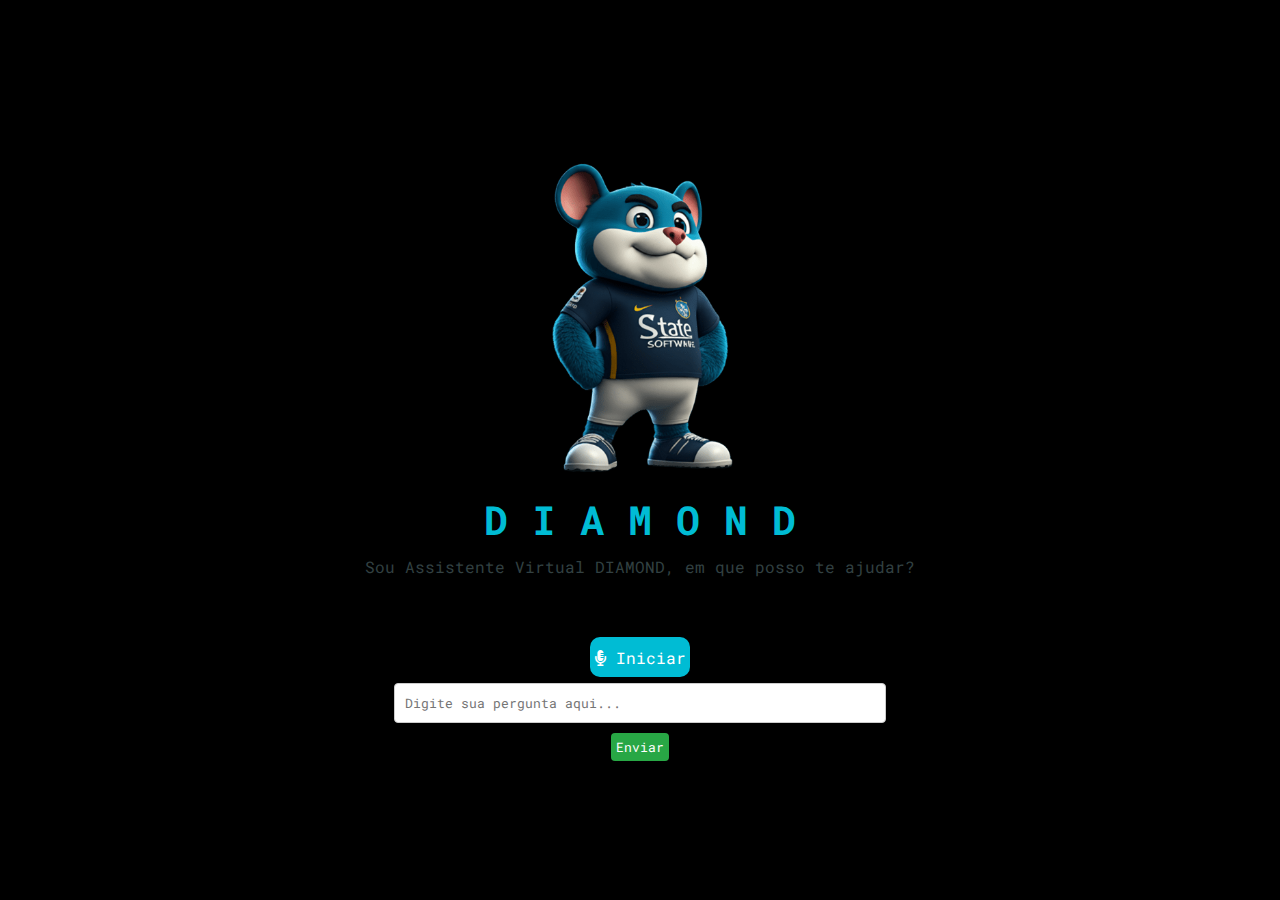
<file: index.html>
<!DOCTYPE html>
<html lang="pt-br">

<head>
    <meta charset="UTF-8">
    <meta http-equiv="X-UA-Compatible" content="IE=edge">
    <meta name="viewport" content="width=device-width, initial-scale=1.0">
     <!-- config mobile -->
    <link rel="manifest" href="site.webmanifest">
    <link rel="manifest" href="manifest.json">
      <!-- Adicionando o browserconfig -->
      <meta name="msapplication-config" content="browserconfig.xml">
       <!-- fim browserconfig -->
    <title>DIAMOND - Virtual Assistant</title>
    <link rel="shortcut icon" href="assets/avatar.png" type="image/x-icon">
    <link rel="stylesheet" href="style.css">
    <link rel="stylesheet" href="https://cdnjs.cloudflare.com/ajax/libs/font-awesome/5.15.3/css/all.min.css">
</head>

<body>
    <section class="main">
        <div class="image-container">
            <div class="image">
                <img src="assets/giphy.gif" alt="image">
            </div>
            <h1>D I A M O N D</h1>
            <p>Sou Assistente Virtual DIAMOND, em que posso te ajudar?</p>
        </div>
        <div class="input">
            <button class="talk" id="start"><i class="fas fa-microphone-alt"></i> Iniciar</button>
            <button id="stop" style="display:none;">Parar</button>
            <p id="interim" style="color: gray;"></p>
            <p id="status" style="display:none;">Escutando...</p>
        </div>
        <div class="input">
            <input type="text"  id="userInput" placeholder="Digite sua pergunta aqui...">
            <button  id="sendRequest">Enviar</button> <!-- Botão para enviar a solicitação -->
        </div>
        <div id="respostas"></div> <!-- Div para exibir as respostas -->
    </section>
    <script src="js/blackbox.js"></script>
    <script src="app.js"></script>
    <script src="service-worker.js"></script>
</body>

</html>
</file>
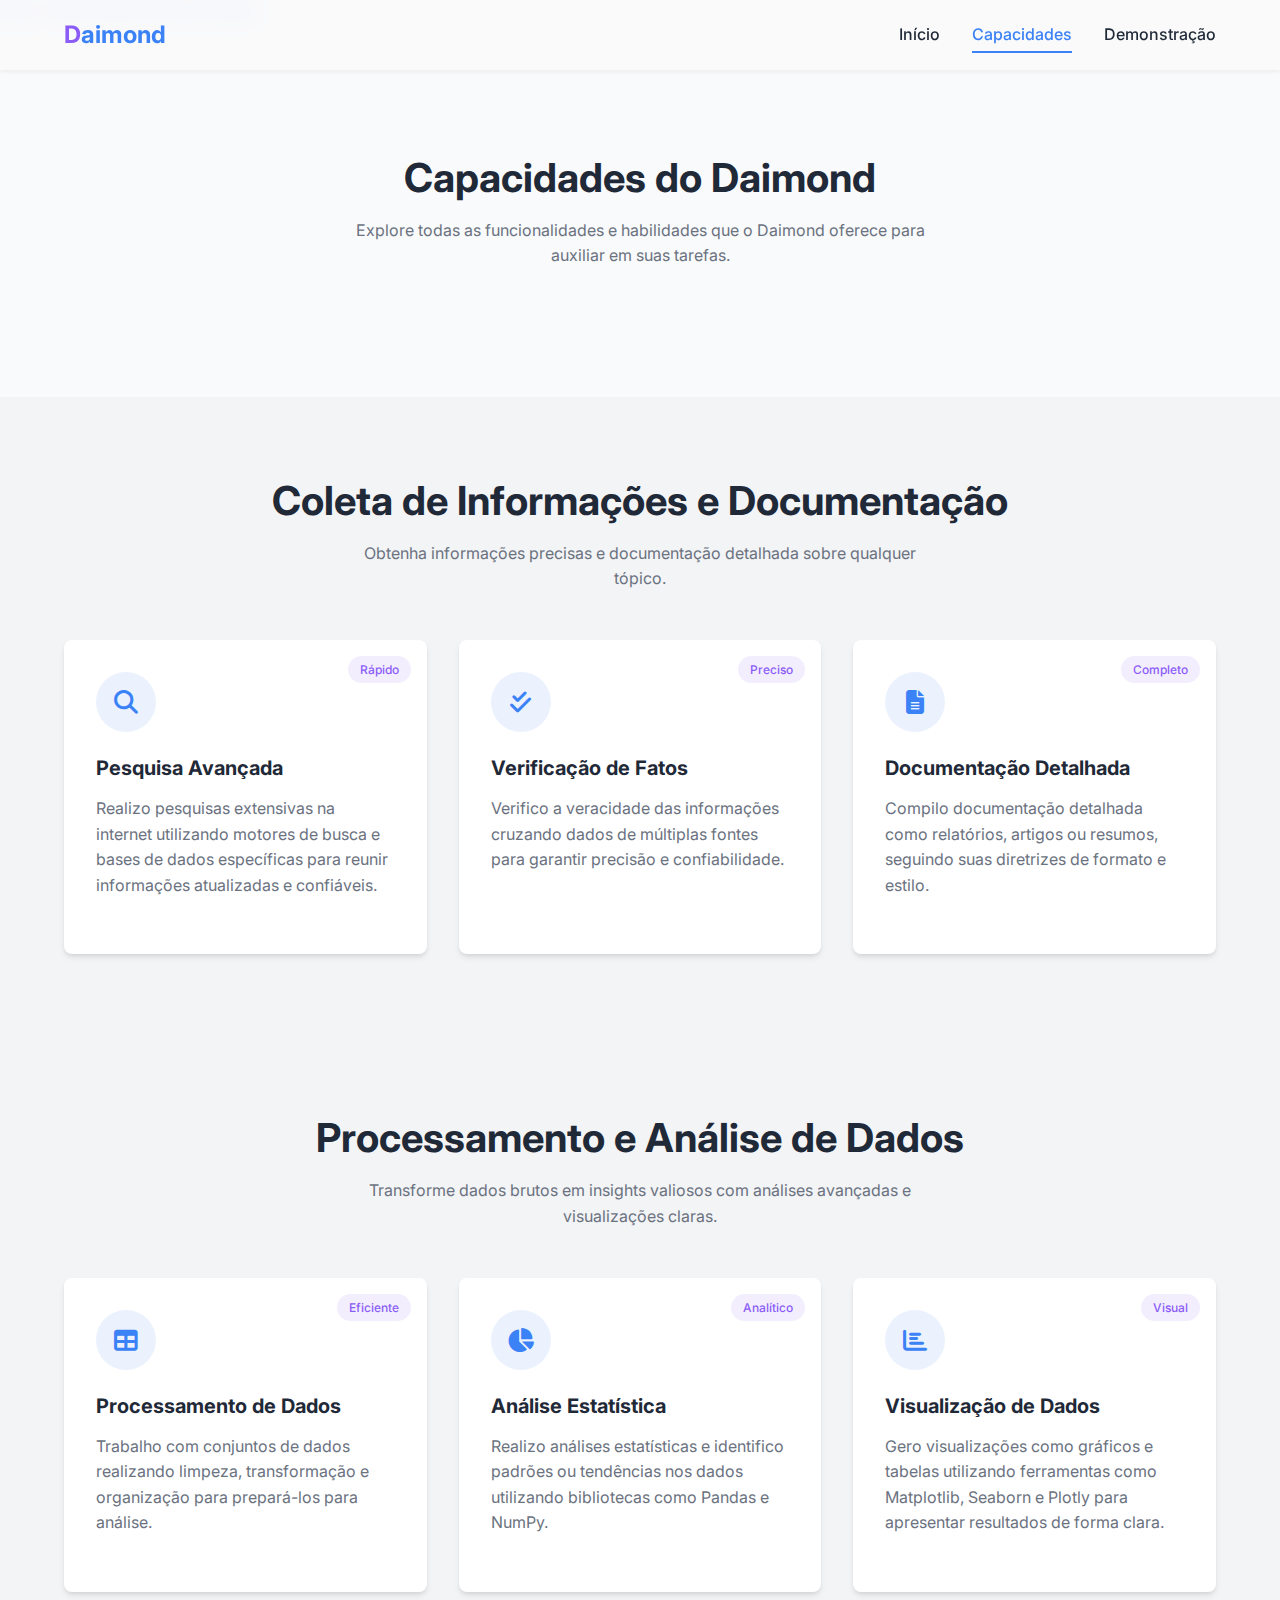
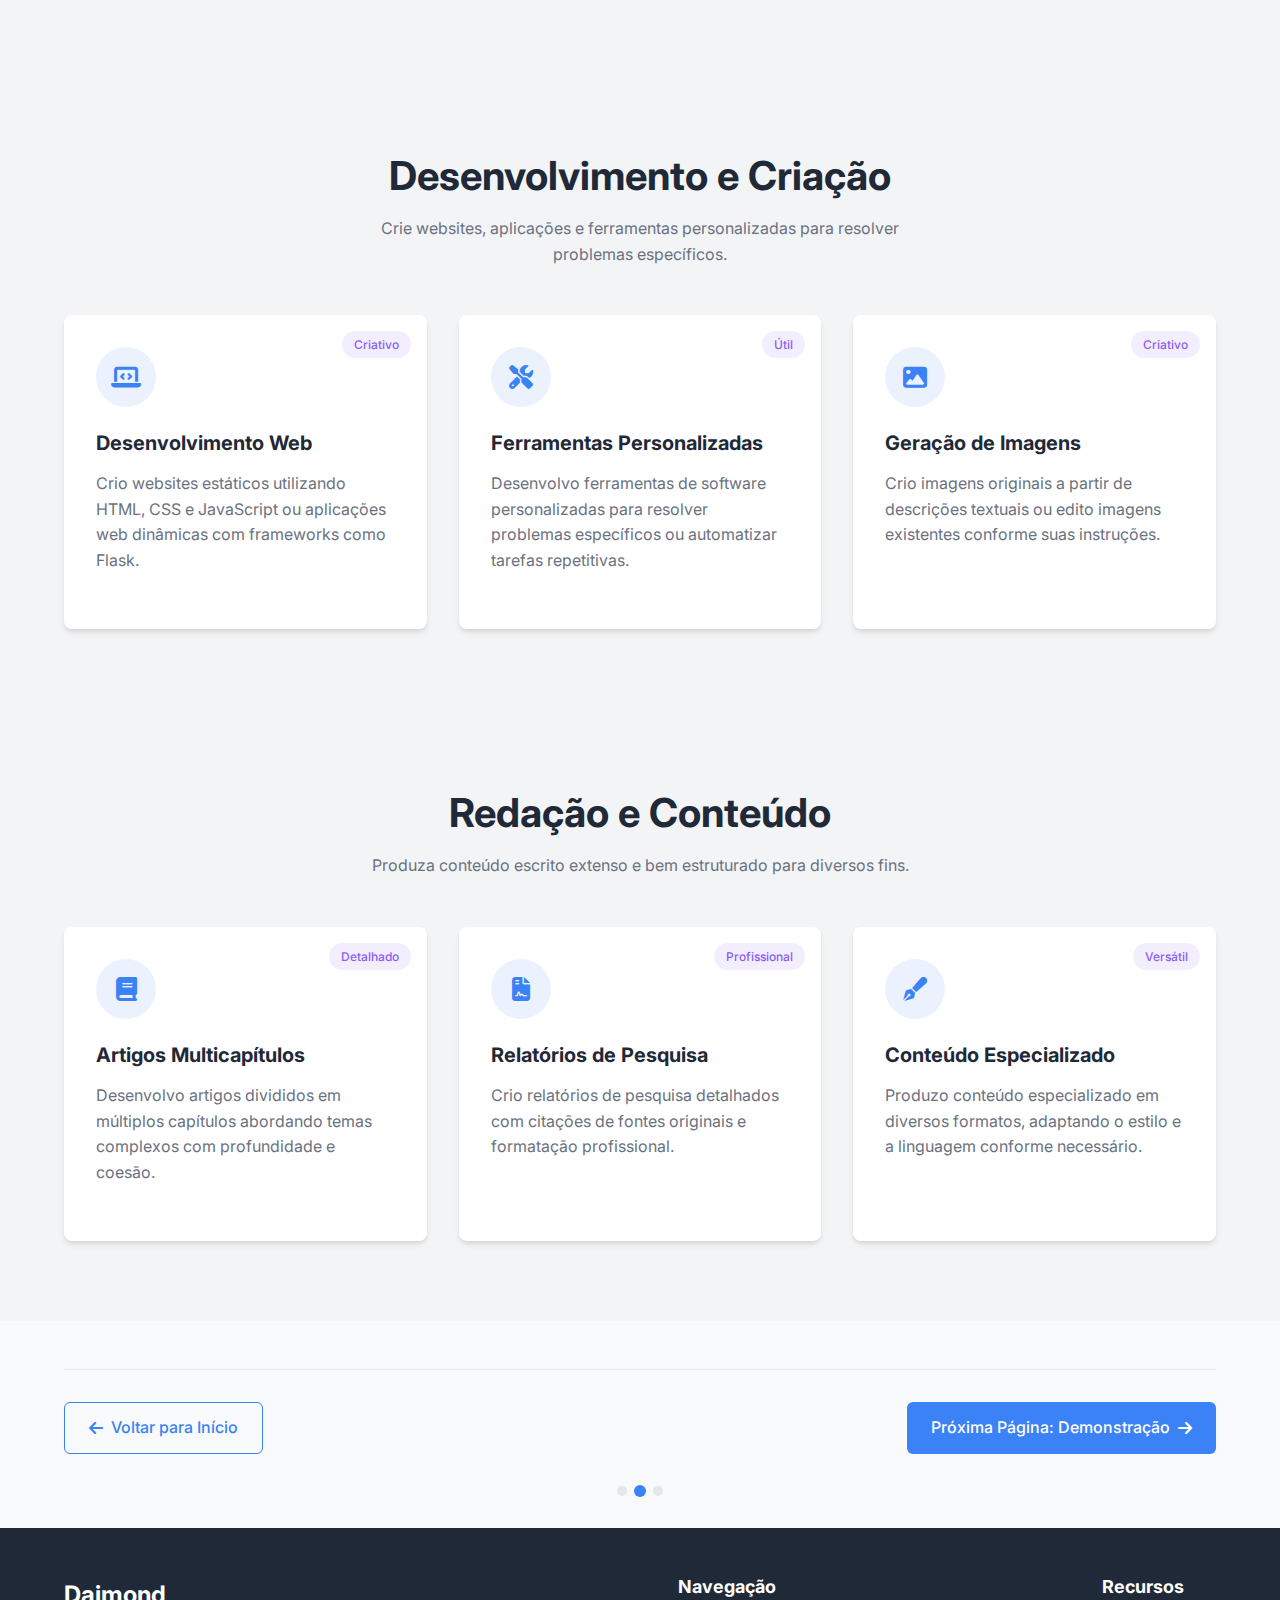
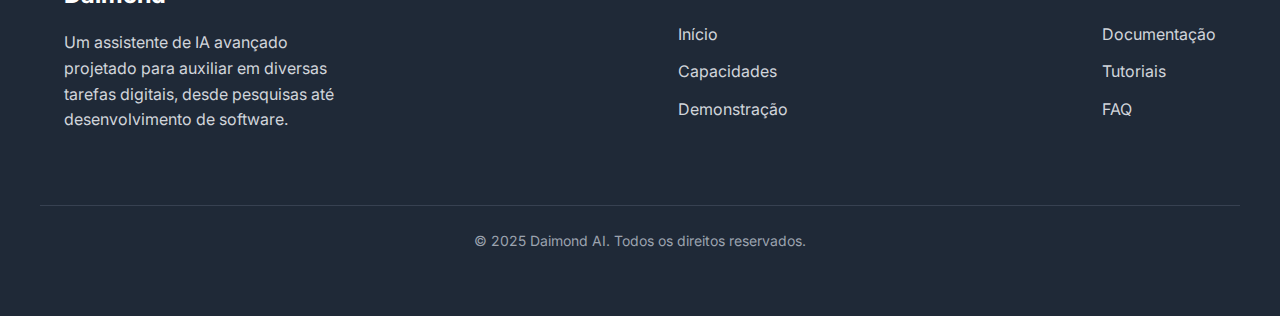
<file: mvp/capacidades.html>
<!DOCTYPE html>
<html lang="pt-BR">
<head>
    <meta charset="UTF-8">
    <meta name="viewport" content="width=device-width, initial-scale=1.0">
    <link rel="shortcut icon" href="../assets/avatar.png" type="image/x-icon">
    <title>Daimond - Capacidades</title>
    <link rel="stylesheet" href="../css/styles.css">
    <link rel="stylesheet" href="https://cdnjs.cloudflare.com/ajax/libs/font-awesome/6.4.0/css/all.min.css">
</head>
<body>
    <!-- Header e Navegação -->
    <header>
        <div class="container nav-container">
            <div class="logo">
                <span>D</span>aimond
            </div>
            <nav class="nav-links">
                <a href="../index.html">Início</a>
                <a href="capacidades.html" class="active">Capacidades</a>
                <a href="index.html">Demonstração</a>
            </nav>
            <div class="hamburger">
                <i class="fas fa-bars"></i>
            </div>
        </div>
    </header>

    <!-- Menu Mobile -->
    <div class="mobile-menu">
        <a href="../index.html">Início</a>
        <a href="capacidades.html" class="active">Capacidades</a>
        <a href="index.html">Demonstração</a>
    </div>

    <!-- Hero Section -->
    <section class="hero">
        <div class="container">
            <div class="section-title fade-in">
                <h1>Capacidades do Daimond</h1>
                <p>Explore todas as funcionalidades e habilidades que o Daimond oferece para auxiliar em suas tarefas.</p>
            </div>
        </div>
    </section>

    <!-- Capacidades Detalhadas -->
    <section class="features" id="pesquisa">
        <div class="container">
            <div class="section-title">
                <h2>Coleta de Informações e Documentação</h2>
                <p>Obtenha informações precisas e documentação detalhada sobre qualquer tópico.</p>
            </div>
            <div class="cards-container">
                <div class="card slide-in-left">
                    <div class="card-icon">
                        <i class="fas fa-search"></i>
                    </div>
                    <h3>Pesquisa Avançada</h3>
                    <p>Realizo pesquisas extensivas na internet utilizando motores de busca e bases de dados específicas para reunir informações atualizadas e confiáveis.</p>
                    <div class="card-badge">Rápido</div>
                </div>
                <div class="card slide-in-left">
                    <div class="card-icon">
                        <i class="fas fa-check-double"></i>
                    </div>
                    <h3>Verificação de Fatos</h3>
                    <p>Verifico a veracidade das informações cruzando dados de múltiplas fontes para garantir precisão e confiabilidade.</p>
                    <div class="card-badge">Preciso</div>
                </div>
                <div class="card slide-in-left">
                    <div class="card-icon">
                        <i class="fas fa-file-alt"></i>
                    </div>
                    <h3>Documentação Detalhada</h3>
                    <p>Compilo documentação detalhada como relatórios, artigos ou resumos, seguindo suas diretrizes de formato e estilo.</p>
                    <div class="card-badge">Completo</div>
                </div>
            </div>
        </div>
    </section>

    <section class="features bg-light" id="dados">
        <div class="container">
            <div class="section-title">
                <h2>Processamento e Análise de Dados</h2>
                <p>Transforme dados brutos em insights valiosos com análises avançadas e visualizações claras.</p>
            </div>
            <div class="cards-container">
                <div class="card slide-in-right">
                    <div class="card-icon">
                        <i class="fas fa-table"></i>
                    </div>
                    <h3>Processamento de Dados</h3>
                    <p>Trabalho com conjuntos de dados realizando limpeza, transformação e organização para prepará-los para análise.</p>
                    <div class="card-badge">Eficiente</div>
                </div>
                <div class="card slide-in-right">
                    <div class="card-icon">
                        <i class="fas fa-chart-pie"></i>
                    </div>
                    <h3>Análise Estatística</h3>
                    <p>Realizo análises estatísticas e identifico padrões ou tendências nos dados utilizando bibliotecas como Pandas e NumPy.</p>
                    <div class="card-badge">Analítico</div>
                </div>
                <div class="card slide-in-right">
                    <div class="card-icon">
                        <i class="fas fa-chart-bar"></i>
                    </div>
                    <h3>Visualização de Dados</h3>
                    <p>Gero visualizações como gráficos e tabelas utilizando ferramentas como Matplotlib, Seaborn e Plotly para apresentar resultados de forma clara.</p>
                    <div class="card-badge">Visual</div>
                </div>
            </div>
        </div>
    </section>

    <section class="features" id="desenvolvimento">
        <div class="container">
            <div class="section-title">
                <h2>Desenvolvimento e Criação</h2>
                <p>Crie websites, aplicações e ferramentas personalizadas para resolver problemas específicos.</p>
            </div>
            <div class="cards-container">
                <div class="card fade-in">
                    <div class="card-icon">
                        <i class="fas fa-laptop-code"></i>
                    </div>
                    <h3>Desenvolvimento Web</h3>
                    <p>Crio websites estáticos utilizando HTML, CSS e JavaScript ou aplicações web dinâmicas com frameworks como Flask.</p>
                    <div class="card-badge">Criativo</div>
                </div>
                <div class="card fade-in">
                    <div class="card-icon">
                        <i class="fas fa-tools"></i>
                    </div>
                    <h3>Ferramentas Personalizadas</h3>
                    <p>Desenvolvo ferramentas de software personalizadas para resolver problemas específicos ou automatizar tarefas repetitivas.</p>
                    <div class="card-badge">Útil</div>
                </div>
                <div class="card fade-in">
                    <div class="card-icon">
                        <i class="fas fa-image"></i>
                    </div>
                    <h3>Geração de Imagens</h3>
                    <p>Crio imagens originais a partir de descrições textuais ou edito imagens existentes conforme suas instruções.</p>
                    <div class="card-badge">Criativo</div>
                </div>
            </div>
        </div>
    </section>

    <section class="features bg-light" id="redacao">
        <div class="container">
            <div class="section-title">
                <h2>Redação e Conteúdo</h2>
                <p>Produza conteúdo escrito extenso e bem estruturado para diversos fins.</p>
            </div>
            <div class="cards-container">
                <div class="card slide-in-left">
                    <div class="card-icon">
                        <i class="fas fa-book"></i>
                    </div>
                    <h3>Artigos Multicapítulos</h3>
                    <p>Desenvolvo artigos divididos em múltiplos capítulos abordando temas complexos com profundidade e coesão.</p>
                    <div class="card-badge">Detalhado</div>
                </div>
                <div class="card slide-in-left">
                    <div class="card-icon">
                        <i class="fas fa-file-contract"></i>
                    </div>
                    <h3>Relatórios de Pesquisa</h3>
                    <p>Crio relatórios de pesquisa detalhados com citações de fontes originais e formatação profissional.</p>
                    <div class="card-badge">Profissional</div>
                </div>
                <div class="card slide-in-left">
                    <div class="card-icon">
                        <i class="fas fa-pen-fancy"></i>
                    </div>
                    <h3>Conteúdo Especializado</h3>
                    <p>Produzo conteúdo especializado em diversos formatos, adaptando o estilo e a linguagem conforme necessário.</p>
                    <div class="card-badge">Versátil</div>
                </div>
            </div>
        </div>
    </section>

    <!-- Navegação entre páginas -->
    <section class="cta">
        <div class="container">
            <div class="page-navigation">
                <a href="../index.html" class="btn btn-outline"><i class="fas fa-arrow-left"></i> Voltar para Início</a>
                <a href="index.html" class="btn btn-primary">Próxima Página: Demonstração <i class="fas fa-arrow-right"></i></a>
            </div>
            <div class="page-indicator">
                <div class="page-dot"></div>
                <div class="page-dot active"></div>
                <div class="page-dot"></div>
            </div>
        </div>
    </section>

    <!-- Footer -->
    <footer>
        <div class="container footer-container">
            <div class="footer-info">
                <div class="footer-logo">Daimond</div>
                <p class="footer-text">Um assistente de IA avançado projetado para auxiliar em diversas tarefas digitais, desde pesquisas até desenvolvimento de software.</p>
            </div>
            <div class="footer-links">
                <h4>Navegação</h4>
                <ul>
                    <li><a href="../index.html">Início</a></li>
                    <li><a href="capacidades.html">Capacidades</a></li>
                    <li><a href="index.html">Demonstração</a></li>
                </ul>
            </div>
            <div class="footer-links">
                <h4>Recursos</h4>
                <ul>
                    <li><a href="#">Documentação</a></li>
                    <li><a href="#">Tutoriais</a></li>
                    <li><a href="#">FAQ</a></li>
                </ul>
            </div>
        </div>
        <div class="container footer-bottom">
            <p>&copy; 2025 Daimond AI. Todos os direitos reservados.</p>
        </div>
    </footer>

    <script src="../js/main.js"></script>
</body>
</html>
</file>
<file: style.css>
@import url("https://fonts.googleapis.com/css2?family=Roboto+Mono:wght@100;200;300;400;500;600;700&display=swap");

* {
  margin: 0;
  padding: 0;
  box-sizing: border-box;
  font-family: "Roboto Mono", monospace;
}

.main {
  min-height: 100vh;
  position: relative;
  width: 100%;
  background: #000;
  display: flex;
  flex-direction: column;
  align-items: center;
  justify-content: center;
}

.main .image-container {
  padding: 10px;
}

.main .image-container .image {
  width: 100%;
  display: flex;
  align-items: center;
  justify-content: center;
}

.main .image-container .image img {
  width: 350px;
  align-items: center;
}


.main .image-container h1 {
  color: #00bcd4;
  text-align: center;
  margin-bottom: 10px;
  font-size: 40px;
}

.main .image-container p {
  color: #324042;
  text-align: center;
  margin-bottom: 40px;
}
.main .input {
  display: flex;
  justify-content: center;
  align-items: center;
  width: 40vw;
  height: 60px; /* Aumentei a altura para dar mais espaço */
  border-radius: 20px;
  background: rgba(202, 253, 255, 0);
  padding: 10px; /* Adiciona um pouco de preenchimento */
  box-shadow: 0 4px 10px rgba(0, 0, 0, 0.2); /* Adiciona sombra para profundidade */
}

.main .input .talk,
.main .input #stop {
  background: #00bcd4; /* Cor de fundo do botão */
  color: white; /* Cor do texto */
  border: none; /* Remove bordas */
  border-radius: 10px; /* Bordas arredondadas */
  width: 100px; /* Largura fixa para os botões */
  height: 40px; /* Altura fixa para os botões */
  font-size: 16px; /* Tamanho da fonte */
  cursor: pointer; /* Muda o cursor para indicar que é clicável */
  margin: 0 10px; /* Margem entre os botões */
  transition: background 0.3s, transform 0.1s; /* Transições suaves */
}

.main .input .talk:hover,
.main .input #stop:hover {
  background: #0097a7; /* Cor de fundo ao passar o mouse */
}

.main .input .talk:active,
.main .input #stop:active {
  transform: scale(0.95); /* Efeito de pressionar */
}

.main .input .content {
  color: #aebed0;
  font-size: 15px;
  margin-left: 20px; /* Margem à esquerda para separar do botão */
}

.main .input #interim {
  color: gray;
  font-size: 14px; /* Tamanho da fonte para transcrição intermediária */
  margin-left: 20px; /* Margem à esquerda para separar do botão */
}

.main .input #status {
  color: #00bcd4; /* Cor do texto de status */
  font-weight: bold; /* Negrito para destaque */
  margin-left: 20px; /* Margem à esquerda para separar do botão */
}

.input {

  display: flex;

  flex-direction: column;

}


#userInput {

  width: 100%;

  padding: 10px;

  margin: 10px 0;

  border: 1px solid #ccc;

  border-radius: 4px;

}


#sendRequest {

  padding: 5px;

  background-color: #28a745;

  color: white;

  border: none;

  border-radius: 4px;

  cursor: pointer;

}


#sendRequest:hover {

  background-color: #218838;

}


#respostas {

  margin-top: 20px;

}

@media (max-width: 768px) {
  .main {
      position: fixed;
  
      background-color: rgba(0, 0, 0, 0.9); /* Fundo semi-transparente */
      border-radius: 65px; /* Bordas arredondadas */
      padding: 20px; /* Espaçamento interno */

      transition: transform 0.3s; /* Transição suave */
  }

  .image-container {
      text-align: center; /* Centraliza o texto */
  }
}
</file>
<file: css/styles.css>
/* Estilos Globais */
@import url('https://fonts.googleapis.com/css2?family=Inter:wght@300;400;500;600;700&display=swap');

:root {
  --primary: #3B82F6;
  --secondary: #10B981;
  --accent: #8B5CF6;
  --background: #F9FAFB;
  --text-dark: #1F2937;
  --text-medium: #6B7280;
  --text-light: #9CA3AF;
  --shadow: 0 4px 6px -1px rgba(0, 0, 0, 0.1), 0 2px 4px -1px rgba(0, 0, 0, 0.06);
  --transition: all 0.3s ease;
}

* {
  margin: 0;
  padding: 0;
  box-sizing: border-box;
}

html {
  scroll-behavior: smooth;
}

body {
  font-family: 'Inter', sans-serif;
  background-color: var(--background);
  color: var(--text-dark);
  line-height: 1.6;
  overflow-x: hidden;
}

h1, h2, h3, h4, h5, h6 {
  font-weight: 700;
  line-height: 1.2;
  margin-bottom: 1rem;
}

h1 {
  font-size: 2.5rem;
}

h2 {
  font-size: 2rem;
}

h3 {
  font-size: 1.5rem;
}

p {
  margin-bottom: 1rem;
}

a {
  color: var(--primary);
  text-decoration: none;
  transition: var(--transition);
}

a:hover {
  color: var(--accent);
}

.container {
  width: 100%;
  max-width: 1200px;
  margin: 0 auto;
  padding: 0 1.5rem;
}

.btn {
  display: inline-block;
  padding: 0.75rem 1.5rem;
  border-radius: 0.375rem;
  font-weight: 500;
  text-align: center;
  cursor: pointer;
  transition: var(--transition);
  border: none;
  outline: none;
}

.btn-primary {
  background-color: var(--primary);
  color: white;
}

.btn-primary:hover {
  background-color: #2563EB;
  color: white;
  transform: translateY(-2px);
  box-shadow: var(--shadow);
}

.btn-secondary {
  background-color: var(--secondary);
  color: white;
}

.btn-secondary:hover {
  background-color: #059669;
  color: white;
  transform: translateY(-2px);
  box-shadow: var(--shadow);
}

.btn-outline {
  background-color: transparent;
  border: 1px solid var(--primary);
  color: var(--primary);
}

.btn-outline:hover {
  background-color: var(--primary);
  color: white;
}

/* Header e Navegação */
header {
  position: fixed;
  top: 0;
  left: 0;
  width: 100%;
  background-color: rgba(249, 250, 251, 0.9);
  backdrop-filter: blur(10px);
  z-index: 1000;
  padding: 1rem 0;
  box-shadow: 0 2px 4px rgba(0, 0, 0, 0.05);
}

.nav-container {
  display: flex;
  justify-content: space-between;
  align-items: center;
}

.logo {
  font-size: 1.5rem;
  font-weight: 700;
  color: var(--primary);
  display: flex;
  align-items: center;
}

.logo span {
  color: var(--accent);
}

.nav-links {
  display: flex;
  gap: 2rem;
}

.nav-links a {
  color: var(--text-dark);
  font-weight: 500;
  position: relative;
}

.nav-links a:hover {
  color: var(--primary);
}

.nav-links a.active {
  color: var(--primary);
}

.nav-links a.active::after {
  content: '';
  position: absolute;
  bottom: -5px;
  left: 0;
  width: 100%;
  height: 2px;
  background-color: var(--primary);
}

.hamburger {
  display: none;
  cursor: pointer;
}

/* Hero Section */
.hero {
  padding: 8rem 0 5rem;
  position: relative;
  overflow: hidden;
}

.hero-content {
  display: flex;
  align-items: center;
  justify-content: space-between;
  gap: 2rem;
}

.hero-text {
  flex: 1;
}

.hero-title {
  font-size: 3.5rem;
  margin-bottom: 1.5rem;
  line-height: 1.1;
}

.hero-title span {
  color: var(--primary);
}

.hero-subtitle {
  font-size: 1.25rem;
  color: var(--text-medium);
  margin-bottom: 2rem;
}

.hero-buttons {
  display: flex;
  gap: 1rem;
}

.hero-image {
  flex: 1;
  position: relative;
}

.hero-image img {
  width: 100%;
  max-width: 500px;
  animation: float 6s ease-in-out infinite;
}

@keyframes float {
  0% {
    transform: translateY(0px);
  }
  50% {
    transform: translateY(-20px);
  }
  100% {
    transform: translateY(0px);
  }
}

/* Cards de Funcionalidades */
.features {
  padding: 5rem 0;
  background-color: #f3f4f6;
}

.section-title {
  text-align: center;
  margin-bottom: 3rem;
}

.section-title h2 {
  font-size: 2.5rem;
  color: var(--text-dark);
}

.section-title p {
  color: var(--text-medium);
  max-width: 600px;
  margin: 0 auto;
}

.cards-container {
  display: grid;
  grid-template-columns: repeat(auto-fit, minmax(300px, 1fr));
  gap: 2rem;
  margin-top: 2rem;
}

.card {
  background-color: white;
  border-radius: 0.5rem;
  padding: 2rem;
  box-shadow: var(--shadow);
  transition: var(--transition);
  position: relative;
  overflow: hidden;
}

.card:hover {
  transform: translateY(-5px);
  box-shadow: 0 10px 15px -3px rgba(0, 0, 0, 0.1), 0 4px 6px -2px rgba(0, 0, 0, 0.05);
}

.card-icon {
  width: 60px;
  height: 60px;
  background-color: rgba(59, 130, 246, 0.1);
  border-radius: 50%;
  display: flex;
  align-items: center;
  justify-content: center;
  margin-bottom: 1.5rem;
}

.card-icon i {
  font-size: 1.5rem;
  color: var(--primary);
}

.card h3 {
  font-size: 1.25rem;
  margin-bottom: 1rem;
}

.card p {
  color: var(--text-medium);
  margin-bottom: 1.5rem;
}

.card-badge {
  position: absolute;
  top: 1rem;
  right: 1rem;
  background-color: rgba(139, 92, 246, 0.1);
  color: var(--accent);
  padding: 0.25rem 0.75rem;
  border-radius: 9999px;
  font-size: 0.75rem;
  font-weight: 500;
}

/* Seção de Demonstração */
.demo {
  padding: 5rem 0;
}

.demo-container {
  display: flex;
  flex-direction: column;
  align-items: center;
  gap: 3rem;
}

.terminal {
  width: 100%;
  max-width: 800px;
  background-color: #1E293B;
  border-radius: 0.5rem;
  overflow: hidden;
  box-shadow: var(--shadow);
}

.terminal-header {
  background-color: #0F172A;
  padding: 0.75rem 1rem;
  display: flex;
  align-items: center;
  gap: 0.5rem;
}

.terminal-button {
  width: 12px;
  height: 12px;
  border-radius: 50%;
}

.terminal-button.red {
  background-color: #EF4444;
}

.terminal-button.yellow {
  background-color: #F59E0B;
}

.terminal-button.green {
  background-color: #10B981;
}

.terminal-title {
  color: #94A3B8;
  font-size: 0.875rem;
  margin-left: 1rem;
}

.terminal-body {
  padding: 1.5rem;
  color: #E2E8F0;
  font-family: 'Courier New', monospace;
  min-height: 300px;
}

.terminal-line {
  display: flex;
  margin-bottom: 0.75rem;
}

.terminal-prompt {
  color: #10B981;
  margin-right: 0.5rem;
}

.terminal-input {
  color: #E2E8F0;
}

.terminal-output {
  margin-left: 1.5rem;
  margin-bottom: 1.5rem;
  color: #94A3B8;
}

.terminal-cursor {
  display: inline-block;
  width: 8px;
  height: 1rem;
  background-color: #E2E8F0;
  animation: blink 1s step-end infinite;
  vertical-align: middle;
}

@keyframes blink {
  from, to {
    opacity: 1;
  }
  50% {
    opacity: 0;
  }
}

.demo-controls {
  display: flex;
  gap: 1rem;
  flex-wrap: wrap;
  justify-content: center;
}

.demo-control {
  background-color: #F3F4F6;
  border: 1px solid #E5E7EB;
  border-radius: 0.375rem;
  padding: 0.5rem 1rem;
  font-size: 0.875rem;
  cursor: pointer;
  transition: var(--transition);
}

.demo-control:hover {
  background-color: #E5E7EB;
}

/* Footer */
footer {
  background-color: #1F2937;
  color: #F9FAFB;
  padding: 3rem 0;
}

.footer-container {
  display: flex;
  justify-content: space-between;
  flex-wrap: wrap;
  gap: 2rem;
}

.footer-logo {
  font-size: 1.5rem;
  font-weight: 700;
  color: white;
  margin-bottom: 1rem;
}

.footer-text {
  max-width: 300px;
  color: #D1D5DB;
  margin-bottom: 1.5rem;
}

.footer-links h4 {
  font-size: 1.125rem;
  margin-bottom: 1.5rem;
  color: white;
}

.footer-links ul {
  list-style: none;
}

.footer-links li {
  margin-bottom: 0.75rem;
}

.footer-links a {
  color: #D1D5DB;
  transition: var(--transition);
}

.footer-links a:hover {
  color: var(--primary);
}

.footer-bottom {
  margin-top: 3rem;
  padding-top: 1.5rem;
  border-top: 1px solid #374151;
  text-align: center;
  color: #9CA3AF;
  font-size: 0.875rem;
}

/* Navegação entre páginas */
.page-navigation {
  display: flex;
  justify-content: space-between;
  margin-top: 3rem;
  padding-top: 2rem;
  border-top: 1px solid #E5E7EB;
}

.page-navigation a {
  display: flex;
  align-items: center;
  gap: 0.5rem;
}

.page-navigation a:first-child {
  margin-right: auto;
}

.page-navigation a:last-child {
  margin-left: auto;
}

/* Indicador de página atual */
.page-indicator {
  display: flex;
  justify-content: center;
  gap: 0.5rem;
  margin: 2rem 0;
}

.page-dot {
  width: 10px;
  height: 10px;
  border-radius: 50%;
  background-color: #E5E7EB;
  transition: var(--transition);
}

.page-dot.active {
  background-color: var(--primary);
  transform: scale(1.2);
}

/* Animações */
.fade-in {
  animation: fadeIn 1s ease-in-out;
}

.slide-in-left {
  animation: slideInLeft 1s ease-in-out;
}

.slide-in-right {
  animation: slideInRight 1s ease-in-out;
}

@keyframes fadeIn {
  from {
    opacity: 0;
  }
  to {
    opacity: 1;
  }
}

@keyframes slideInLeft {
  from {
    transform: translateX(-50px);
    opacity: 0;
  }
  to {
    transform: translateX(0);
    opacity: 1;
  }
}

@keyframes slideInRight {
  from {
    transform: translateX(50px);
    opacity: 0;
  }
  to {
    transform: translateX(0);
    opacity: 1;
  }
}

/* Responsividade */
@media (max-width: 768px) {
  h1 {
    font-size: 2rem;
  }
  
  h2 {
    font-size: 1.75rem;
  }
  
  .hero-content {
    flex-direction: column-reverse;
    text-align: center;
  }
  
  .hero-buttons {
    justify-content: center;
  }
  
  .nav-links {
    display: none;
  }
  
  .hamburger {
    display: block;
  }
  
  .mobile-menu {
    position: fixed;
    top: 70px;
    left: 0;
    width: 100%;
    background-color: white;
    padding: 1.5rem;
    box-shadow: 0 4px 6px -1px rgba(0, 0, 0, 0.1);
    z-index: 999;
    transform: translateY(-100%);
    opacity: 0;
    transition: var(--transition);
  }
  
  .mobile-menu.active {
    transform: translateY(0);
    opacity: 1;
  }
  
  .mobile-menu a {
    display: block;
    padding: 1rem 0;
    border-bottom: 1px solid #E5E7EB;
  }
  
  .footer-container {
    flex-direction: column;
  }
}

@media (max-width: 480px) {
  .hero {
    padding: 6rem 0 3rem;
  }
  
  .hero-title {
    font-size: 2rem;
  }
  
  .hero-subtitle {
    font-size: 1rem;
  }
  
  .hero-buttons {
    flex-direction: column;
    width: 100%;
  }
  
  .btn {
    width: 100%;
  }
  
  .cards-container {
    grid-template-columns: 1fr;
  }
  
  .page-navigation {
    flex-direction: column;
    gap: 1rem;
    align-items: center;
  }
}
</file>
